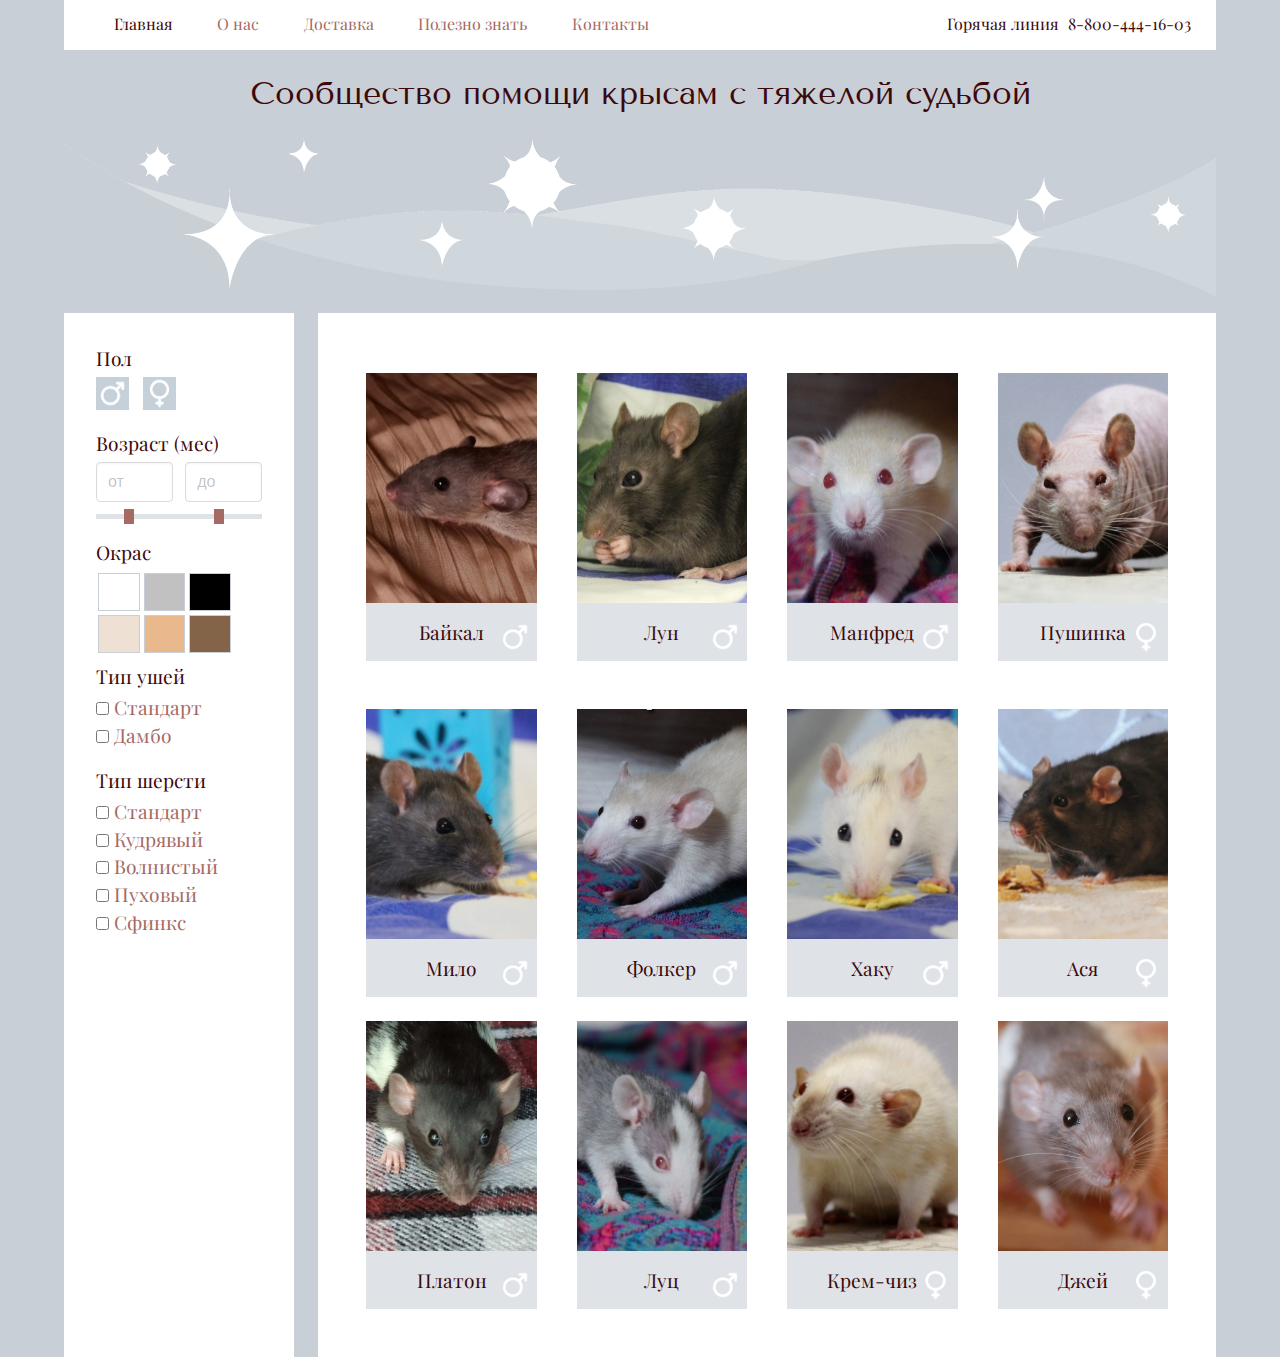
<file: index.html>
<!DOCTYPE html>
<html>
 <head>
   <title>!DOCTYPE</title>
   <meta charset="utf-8">
   <link rel="stylesheet" href="css/bulma.min.css">
   <link rel="stylesheet" href="css/style.css">
 </head>
 <body>
  <div class="container">
    <div class="rat-navbar">
      <div class="rat-navbar-start">
        <a href="index.html" class="rat-navbar-item active">Главная</a>
        <a href="aboutus.html" class="rat-navbar-item">О нас</a>
        <a href="#" class="rat-navbar-item">Доставка</a>
        <a href="#" class="rat-navbar-item">Полезно знать</a>
        <a href="contacts.html" class="rat-navbar-item">Контакты</a>
      </div>
      <div class="rat-navbar-end">
        <a href="#" class="rat-navbar-item bag-color">Горячая линия</a>
        <a href="#" class="rat-navbar-item bag-color">8-800-444-16-03</a>
      </div>
    </div>
    <div class="title-style has-text-centered is-size-3	p-2">
      <span>Сообщество помощи крысам с тяжелой судьбой</span>
    </div>
    <div class="image logo">
      <img src="images/fon6.png">  
    </div>

    <div class="columns m-0 mt-4">
      <div class="column is-one-fifth mr-5">
        <div class="sidebar-item">
          <div class="sidebar-item-name">
            Пол
          </div>
          <div class="sidebar-item-body">
            <img src="images/sex-choise-male.png" class="sex-choise" />
            <img src="images/sex-choise-fem.png" class="sex-choise" />
          </div>
        </div>
        <div class="sidebar-item">
          <div class="sidebar-item-name">
            Возраст (мес)
          </div>
          <div class="sidebar-item-body is-flex-direction-column">
            <div class="field is-grouped">
              <p class="control is-expanded">
                <input class="input" type="text" placeholder="от">
              </p>
              <p class="control is-expanded">
                <input class="input" type="text" placeholder="до">
              </p>
            </div>

            <div class="field">
              <div class="range-selector">
                <div class="range-item range-left"></div>
                <div class="range-item range-right"></div>
              </div>
          </div>

          </div>
        </div>
        <div class="sidebar-item">
          <div class="sidebar-item-name">
            Окрас
          </div>
          <div class="sidebar-item-body">
            <div class="columns is-multiline">
              <div class="column rat-color is-white is-one-quarter">
                
              </div>
              <div class="column rat-color is-gray is-one-quarter">
                
              </div>
              <div class="column rat-color is-black is-one-quarter">
                
              </div>
              <div class="column rat-color is-beige is-one-quarter">
                
              </div>
              <div class="column rat-color is-orange is-one-quarter">
                
              </div>
              <div class="column rat-color is-brown is-one-quarter">
                
              </div>
            </div>
          </div>
        </div>
        <div class="sidebar-item">
          <div class="sidebar-item-name">
            Тип ушей
          </div>
          <div class="checkbox-choise">
            <label class="checkbox">
              <input type="checkbox">
              Стандарт
            </label>
            <label class="checkbox">
              <input type="checkbox">
              Дамбо
            </label>
          </div>
        </div>
        <div class="sidebar-item">
          <div class="sidebar-item-name">
            Тип шерсти
          </div>
          <div class="checkbox-choise">
            <label class="checkbox">
              <input type="checkbox">
              Стандарт
            </label>
            <label class="checkbox">
              <input type="checkbox">
              Кудрявый
            </label>
            <label class="checkbox">
              <input type="checkbox">
              Волнистый
            </label>
            <label class="checkbox">
              <input type="checkbox">
              Пуховый
            </label>
            <label class="checkbox">
              <input type="checkbox">
              Сфинкс
            </label>
          </div>
        </div>

      </div>
      <div class="column p-6">
        <div class="columns is-multiline is-variable is-5">

          <div class="column is-one-quarter is-fullheight mb-5">
            <div class="card">
              <div class="card-image">
                <figure class="image is-4by3">
                  <img src="images/Baikal.jpg">
                </figure>
              </div>
              <figure class="sex">
                <img src="images/man.png">
              </figure>
              <footer class="card-footer p-4">
                <p class="subtitle rat-name">Байкал</p>
              </footer>
            </div>
          </div>

          <div class="column is-one-quarter">
            <div class="card">
              <div class="card-image">
                <figure class="image is-4by3">
                  <img src="images/lun.jpg">
                </figure>
              </div>
              <figure class="sex">
                <img src="images/man.png">
              </figure>
              <footer class="card-footer p-4">
                <p class="subtitle rat-name">Лун</p>
              </footer>
              
            </div>
          </div>

          <div class="column is-one-quarter">
            <div class="card">
              <div class="card-image">
                <figure class="image is-4by3">
                  <img src="images/manfred.jpg">
                </figure>
              </div>
              <figure class="sex">
                <img src="images/man.png">
              </figure>
              <footer class="card-footer p-4">
                <p class="subtitle rat-name">Манфред</p>
            </footer>
            </div>
          </div>

          <div class="column is-one-quarter">
            <div class="card">
              <div class="card-image">
                <figure class="image is-4by3">
                  <img src="images/pushinka.jpg">
                </figure>
              </div>
              <figure class="sex">
                <img src="images/fem.png">
              </figure>
              <footer class="card-footer p-4">
                <a href="ratpage.html" class="subtitle rat-name">Пушинка</a>
            </footer>
            </div>
          </div>

          <div class="column is-one-quarter">
            <div class="card">
              <div class="card-image">
                <figure class="image is-4by3">
                  <img src="images/milo.jpg">
                </figure>
              </div>
              <figure class="sex">
                <img src="images/man.png">
              </figure>
              <footer class="card-footer p-4">
                <p class="subtitle rat-name">Мило</p>
            </footer>
            </div>
          </div>

          <div class="column is-one-quarter">
            <div class="card">
              <div class="card-image">
                <figure class="image is-4by3">
                  <img src="images/folker.jpg">
                </figure>
              </div>
              <figure class="sex">
                <img src="images/man.png">
              </figure>
              <footer class="card-footer p-4">
                <p class="subtitle rat-name">Фолкер</p>
              </footer>
            </div>
          </div>

          <div class="column is-one-quarter">
            <div class="card">
              <div class="card-image">
                <figure class="image is-4by3">
                  <img src="images/haku.jpg">
                </figure>
              </div>
              <figure class="sex">
                <img src="images/man.png">
              </figure>
              <footer class="card-footer p-4">
                <p class="subtitle rat-name">Хаку</p>
              </footer>
              
            </div>
          </div>

          <div class="column is-one-quarter">
            <div class="card">
              <div class="card-image">
                <figure class="image is-4by3">
                  <img src="images/acya.jpg">
                </figure>
              </div>
              <figure class="sex">
                <img src="images/fem.png">
              </figure>
              <footer class="card-footer p-4">
                <p class="subtitle rat-name">Ася</p>
            </footer>
            </div>
          </div>

          <div class="column is-one-quarter">
            <div class="card">
              <div class="card-image">
                <figure class="image is-4by3">
                  <img src="images/platon.jpg">
                </figure>
              </div>
              <figure class="sex">
                <img src="images/man.png">
              </figure>
              <footer class="card-footer p-4">
                <p class="subtitle rat-name">Платон</p>
            </footer>
            </div>
          </div>

          <div class="column is-one-quarter">
            <div class="card">
              <div class="card-image">
                <figure class="image is-4by3">
                  <img src="images/luz.jpg">
                </figure>
              </div>
              <figure class="sex">
                <img src="images/man.png">
              </figure>
              <footer class="card-footer p-4">
                <p class="subtitle rat-name">Луц</p>
            </footer>
            </div>
          </div>

          <div class="column is-one-quarter">
            <div class="card">
              <div class="card-image">
                <figure class="image is-4by3">
                  <img src="images/creamcheese.jpg">
                </figure>
              </div>
              <figure class="sex">
                <img src="images/fem.png">
              </figure>
              <footer class="card-footer p-4">
                <p class="subtitle rat-name">Крем-чиз</p>
            </footer>
            </div>
          </div>

          <div class="column is-one-quarter">
            <div class="card">
              <div class="card-image">
                <figure class="image is-4by3">
                  <img src="images/j.jpg">
                </figure>
              </div>
              <figure class="sex">
                <img src="images/fem.png">
              </figure>
              <footer class="card-footer p-4">
                <p class="subtitle rat-name">Джей</p>
              </footer>
            </div>
          </div>

          

          

        </div>
      </div>
    </div>


    </div> 
  </div>
</body> 
</html>
</file>
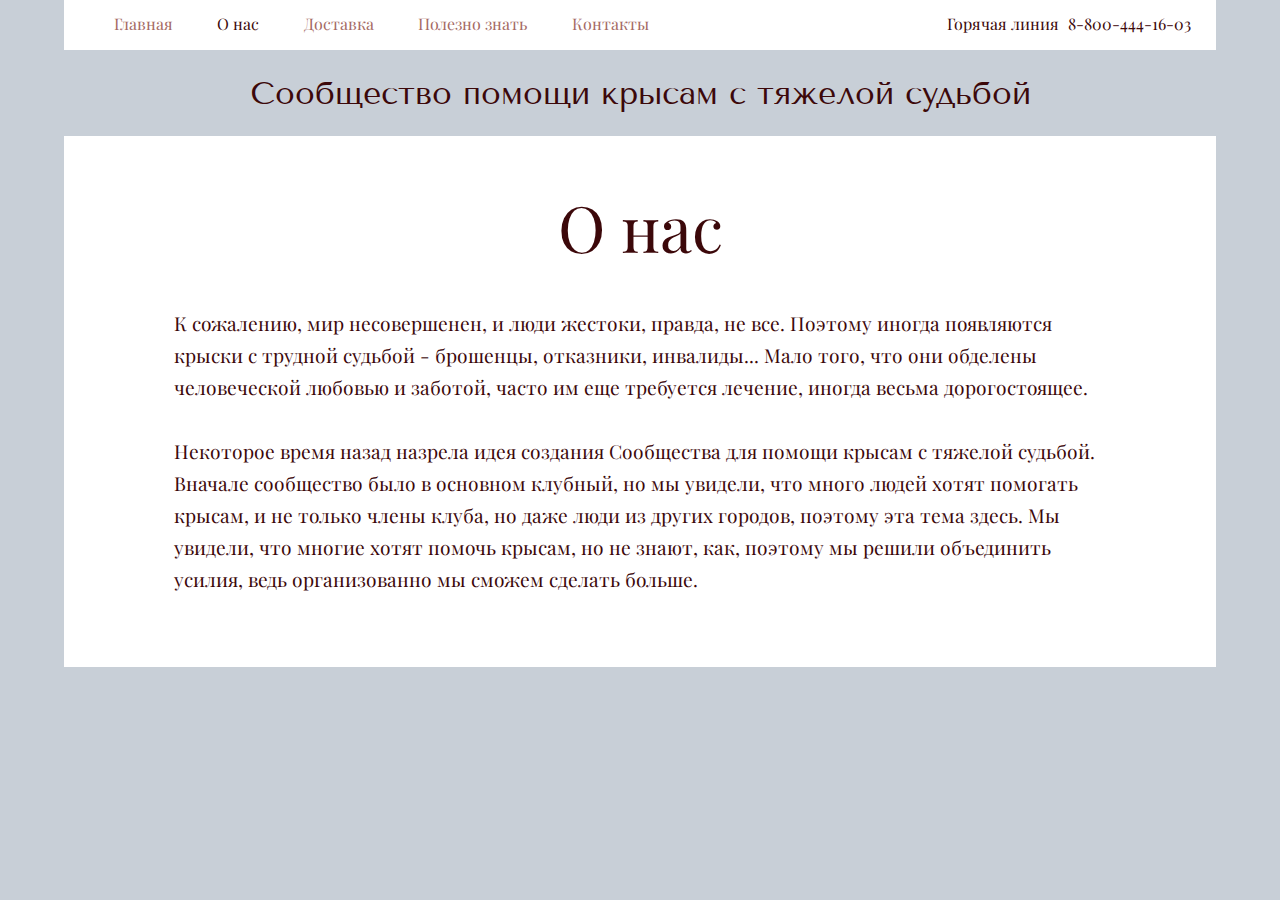
<file: aboutus.html>
<!DOCTYPE html>
<html>
 <head>
   <title>!DOCTYPE</title>
   <meta charset="utf-8">
   <link rel="stylesheet" href="css/bulma.min.css">
   <link rel="stylesheet" href="css/style.css">
 </head>
 <body>
  <div class="container">
    <div class="rat-navbar">
      <div class="rat-navbar-start">
        <a href="index.html" class="rat-navbar-item">Главная</a>
        <a href="aboutus.html" class="rat-navbar-item active">О нас</a>
        <a href="#" class="rat-navbar-item">Доставка</a>
        <a href="#" class="rat-navbar-item">Полезно знать</a>
        <a href="contacts.html" class="rat-navbar-item">Контакты</a>
      </div>
      <div class="rat-navbar-end">
        <a href="#" class="rat-navbar-item bag-color">Горячая линия</a>
        <a href="#" class="rat-navbar-item bag-color">8-800-444-16-03</a>
      </div>
    </div>
    <div class="title-style has-text-centered is-size-3	p-2">
      <span>Сообщество помощи крысам с тяжелой судьбой</span>
    </div>

    <div class="rat-page">
                <div class="rat-title has-text-centered">
                    <span>О нас</span>
                </div>
            
                <div class="m-5"> 
                        <p class="article-style text-only">К сожалению, мир несовершенен, и люди жестоки, правда, не все. Поэтому иногда появляются крыски с трудной судьбой - брошенцы, отказники, инвалиды... Мало того, что они обделены человеческой любовью и заботой, часто им еще требуется лечение, иногда весьма дорогостоящее. <br>
                        <br>
                        Некоторое время назад назрела идея создания Сообщества для помощи крысам с тяжелой судьбой. Вначале сообщество было в основном клубный, но мы увидели, что много людей хотят помогать крысам, и не только члены клуба, но даже люди из других городов, поэтому эта тема здесь. Мы увидели, что многие хотят помочь крысам, но не знают, как, поэтому мы решили объединить усилия, ведь организованно мы сможем сделать больше.

                </div>


            </div>
            
    </div>

  </div>
</body> 
</html>
</file>
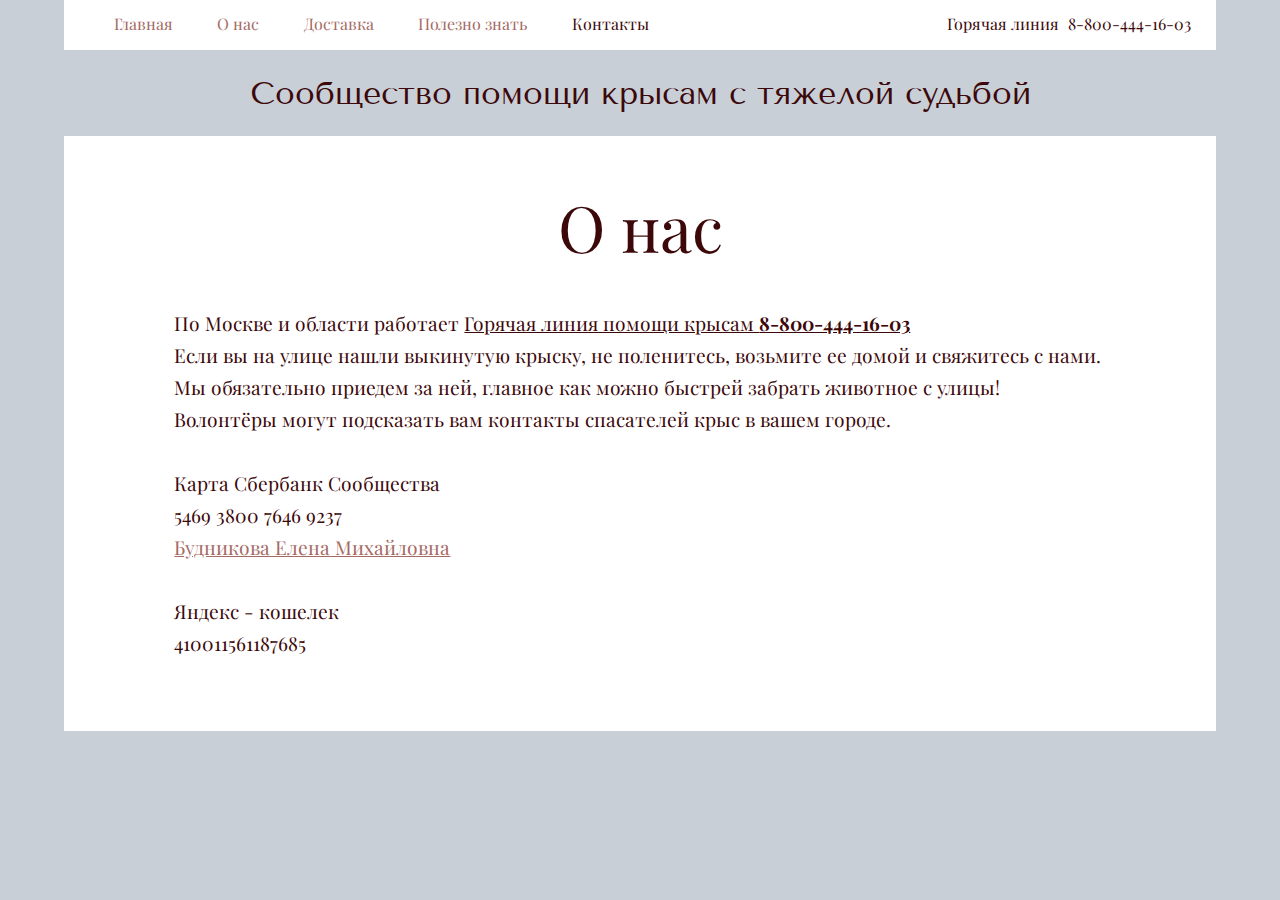
<file: contacts.html>
<!DOCTYPE html>
<html>
 <head>
   <title>!DOCTYPE</title>
   <meta charset="utf-8">
   <link rel="stylesheet" href="css/bulma.min.css">
   <link rel="stylesheet" href="css/style.css">
 </head>
 <body>
  <div class="container">
    <div class="rat-navbar">
      <div class="rat-navbar-start">
        <a href="index.html" class="rat-navbar-item">Главная</a>
        <a href="aboutus.html" class="rat-navbar-item">О нас</a>
        <a href="#" class="rat-navbar-item">Доставка</a>
        <a href="#" class="rat-navbar-item">Полезно знать</a>
        <a href="contacts.html" class="rat-navbar-item active">Контакты</a>
      </div>
      <div class="rat-navbar-end">
        <a href="#" class="rat-navbar-item bag-color">Горячая линия</a>
        <a href="#" class="rat-navbar-item bag-color">8-800-444-16-03</a>
      </div>
    </div>
    <div class="title-style has-text-centered is-size-3	p-2">
      <span>Сообщество помощи крысам с тяжелой судьбой</span>
    </div>

    <div class="rat-page">
                <div class="rat-title has-text-centered">
                    <span>О нас</span>
                </div>
            
                <div class="m-5"> 
                        <p class="article-style text-only">
                            По Москве и области работает <u>Горячая линия помощи крысам <b> 8-800-444-16-03 </b> </u> <br>
                            Если вы на улице нашли выкинутую крыску, не поленитесь, возьмите ее домой и свяжитесь с нами.
                            Мы обязательно приедем за ней, главное как можно быстрей забрать животное с улицы! <br>
                            Волонтёры могут подсказать вам контакты спасателей крыс в вашем городе. <br>
                            <br>
                            Карта Сбербанк Сообщества <br>
                            5469 3800 7646 9237 <br>
                             <a class="link-style" href="https://vk.com/id310160217">Будникова Елена Михайловна</a> <br>
                            <br>
                            Яндекс - кошелек <br>
                            410011561187685
                </div>


            </div>
            
    </div>

  </div>
</body> 
</html>
</file>
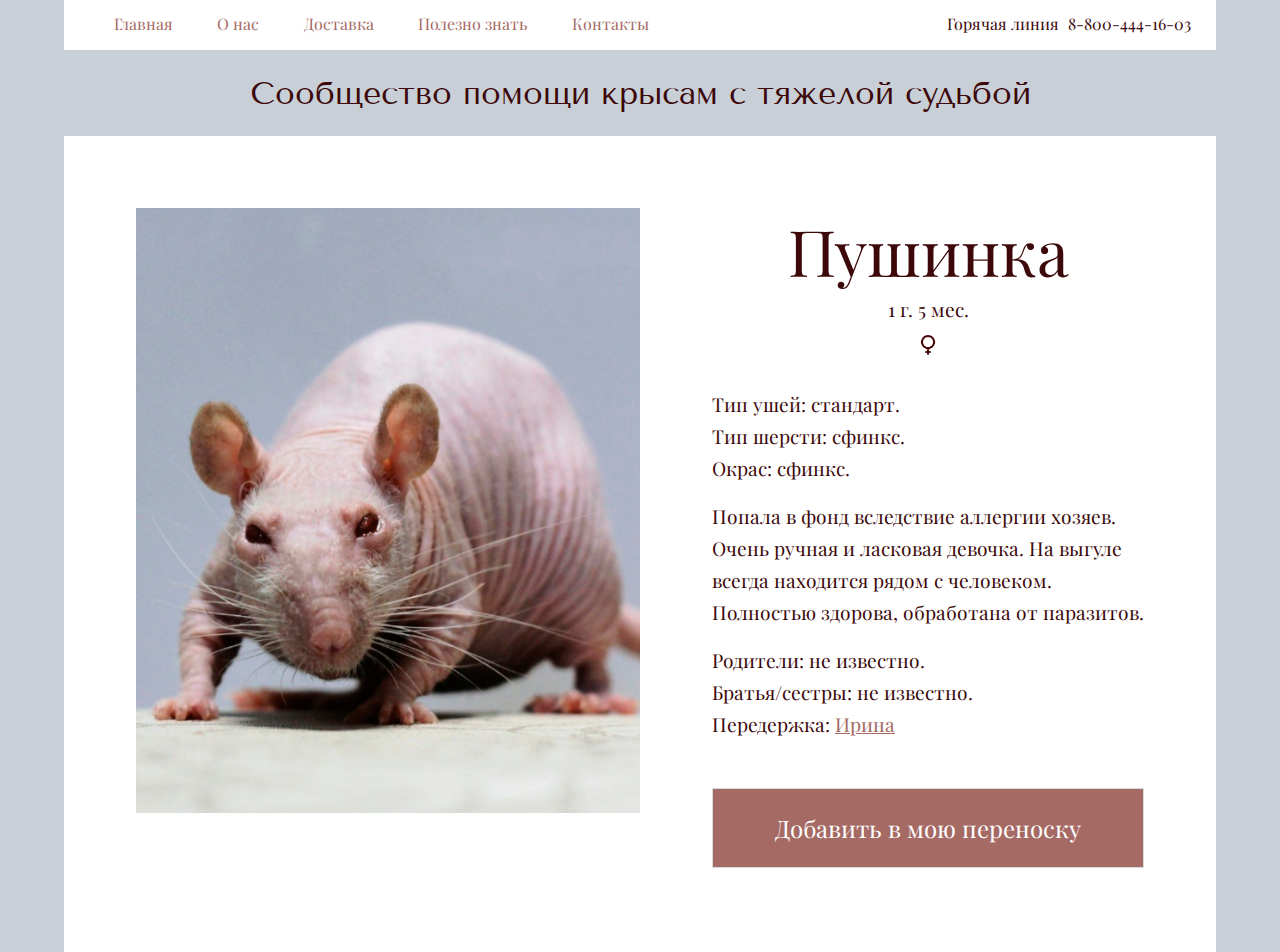
<file: ratpage.html>
<!DOCTYPE html>
<html>
 <head>
   <title>!DOCTYPE</title>
   <meta charset="utf-8">
   <link rel="stylesheet" href="css/bulma.min.css">
   <link rel="stylesheet" href="css/style.css">
 </head>
 <body>
  <div class="container">
    <div class="rat-navbar">
      <div class="rat-navbar-start">
        <a href="index.html" class="rat-navbar-item">Главная</a>
        <a href="aboutus.html" class="rat-navbar-item">О нас</a>
        <a href="#" class="rat-navbar-item">Доставка</a>
        <a href="#" class="rat-navbar-item">Полезно знать</a>
        <a href="contacts.html" class="rat-navbar-item">Контакты</a>
      </div>
      <div class="rat-navbar-end">
        <a href="#" class="rat-navbar-item bag-color">Горячая линия</a>
        <a href="#" class="rat-navbar-item bag-color">8-800-444-16-03</a>
      </div>
    </div>
    <div class="title-style has-text-centered is-size-3	p-2">
      <span>Сообщество помощи крысам с тяжелой судьбой</span>
    </div>

    <div class="rat-page">
        <div class="columns">
            <div class="column is-half m-3">
                <figure>
                    <img src="images/pushinka2.jpg">
                  </figure>
            </div>
            <div class="column is-half p-5">
                <div class="rat-title has-text-centered">
                    <span>Пушинка</span>
                </div>
                <div class="has-text-centered">
                    <p class="article-style mb-2">
                        1 г. 5 мес.
                    </p>
                    <div>
                        <figure class="rat-card ">
                            <img src="images/fem2.png" width="5%">
                          </figure>
                    </div>
                </div>
                <div class="m-5"> 
                        <p class="article-style">Тип ушей: стандарт.<br>
                            Тип шерсти: сфинкс.<br>
                            Окрас: сфинкс.</p>
                        <p class="article-style">Попала в фонд вследствие аллергии хозяев.<br>
                            Очень ручная и ласковая девочка.
                            На выгуле всегда находится рядом с человеком.<br>
                            Полностью здорова, обработана от паразитов.</p>
                        <p class="article-style">Родители: не известно.<br>
                            Братья/сестры: не известно.<br>
                            Передержка: <a class="link-style" href="https://vk.com/irinanina">Ирина</a></p>

                </div>

                <button class="button is-medium button-style m-5">Добавить в мою переноску</button>

            </div>
            
    </div>

  </div>
</body> 
</html>
</file>
<file: css/style.css>
@import url('https://fonts.googleapis.com/css2?family=Playfair+Display&display=swap');
@import url('https://fonts.googleapis.com/css2?family=Playfair+Display&family=Tenor+Sans&display=swap');

:root {
    --white: white;
    --gray: #C1C1C1;
    --black: black;
    --beige: #EEE0D2;
    --orange: #E9B88C;
    --brown: #836448;
    --background: #C8CFD7;
    --bordo: #3C080A;
    --pink: #A56A64;
    --light-blue: #DFE3E8;

}
  
html {
    background-color: var(--background);
}

.rat-navbar {
    width: 100%;
    height: 50px;
    background-color: var(--white);
    padding-left: 40px;
}

.rat-navbar .rat-navbar-item {
    display: inline-block;
    height: 100%;
    padding: 10px;
    padding-top: 13px;
    font: 1em Playfair Display;
    color: var(--pink);
    margin-right: 20px;
    transition: color .3s;
}

.rat-navbar .rat-navbar-item.active {
    color: var(--bordo);
}

.rat-navbar .rat-navbar-item:hover {
    color: var(--bordo); 
}

.rat-navbar .rat-navbar-start {
    float: left;
}

.rat-navbar .rat-navbar-end {
    float: right;
}

.rat-navbar-item.bag-color {
    color: var(--bordo);
    padding: 13px 5px 10px 0;
}

.rat-navbar-item.bag-color:not(:last-child){
    color: var(--bordo);
    margin-right: 0px;
}

.title-style {
    font: 1em Tenor Sans;
    color: var(--bordo);
    margin: 1rem;
}

.all-columns {
    width: 100%;
    margin: 1rem 0 0 0;
    column-gap: 1rem;
}

.column {
    /* display: inline-block; */
    background-color: var(--white);
    /* margin: 0 0 0 0 !important; 
    padding: 3rem; */
}

.columns {
    margin: 0;
}

.grid-style {
    background-color: var(--light-blue);
    height: 280px;
}

.rat-name {
    text-align: center;
    font: 1.2em Playfair Display;
    color: var(--bordo);
}

.card {
    border-radius: 0;
    box-shadow: none;
}

.card-image:first-child img {
    border-radius: 0;
}

.card-footer {
    border-top: none;
}

.card-footer:last-child {
    justify-content: center;
    background-color: var(--light-blue);
    border-radius: 0;
}

.card .card-image,
.card .card-image .image img {
  height: 230px;
  object-fit:cover;
}

.image-box {
    width: 100%;
    height: auto;
}

.sex {
    position: absolute;
    bottom: 0;
    right: 5px;
    max-width: 20%;
}

.sex .rat-card {
    position: absolute;
    max-width: 5%;
    margin: 0;
    padding: 0;
}

.rat-page {
    background-color: var(--white);
    width: 100%;
    padding: 3rem;
}

.rat-title {
    font: 4em Playfair Display;
    color: var(--bordo);
}

.article-style {
    font: 1.2rem Playfair Display;
    color: var(--bordo);
    margin-bottom: 1rem;
    line-height: 2rem;
}

.article-style.text-only {
    margin: 2em 2em 0 2em;
}

.button-style {
    background-color: var(--pink);
    border-radius: 0;
    width: 90%;
    height: 5rem;
    font: 1.5rem Playfair Display !important;
    color: var(--white);
}

.button-style:hover {
    background-color: #985C56;
    color: var(--white);
}

.button-style:focus {
    background-color: #985C56;;
    color: var(--white);
}

.button-style:active {
    background-color: var(--pink);
    color: var(--white);
}

.link-style {
    color: var(--pink);
    text-decoration: underline;
}

.sidebar-item {
    margin: 20px;
}

.sidebar-item-name {
    font: 1.2rem Playfair Display;
    color: var(--bordo);
    margin-bottom: 0.3em;
}

.sidebar-item-body {
    display: flex;
    /* justify-content: space-between; */
    font: 1.2rem Playfair Display;
    color: var(--bordo);
}

.sex-choise {
    width: 20%;
}

.sex-choise:not(:last-child) {
    margin-right: 0.7em;
}

.range-selector {
    width: 100%;
    height: 5px;
    background-color: var(--light-blue);
    position: relative;
}

.range-selector .range-item {
    position: absolute;
    width: 10px;
    height: 100%;
    background-color: var(--pink);
    transform: scaleY(3) translate(-50%);
}

.range-left {
    left: 20%;
}

.range-right {
    right: 20%;
}

.rat-color {
    height: 2em;
    border: var(--background) 1px solid;
    margin: 2px;
}

.rat-color.is-white {
    background-color: var(--white);
}

.rat-color.is-gray {
    background-color: var(--gray);
}

.rat-color.is-black {
    background-color: var(--black);
}

.rat-color.is-beige {
    background-color: var(--beige);
}

.rat-color.is-orange {
    background-color: var(--orange);
}

.rat-color.is-brown {
    background-color: var(--brown);
}

.checkbox-choise {
    font: 1.2rem Playfair Display;
    color: var(--pink);
    display: flex;
    flex-direction: column;
}

.checkbox:not(:last-child) {
    margin-bottom: 0.2em;
}

.checkbox:hover {
    color: var(--bordo);
}
</file>
